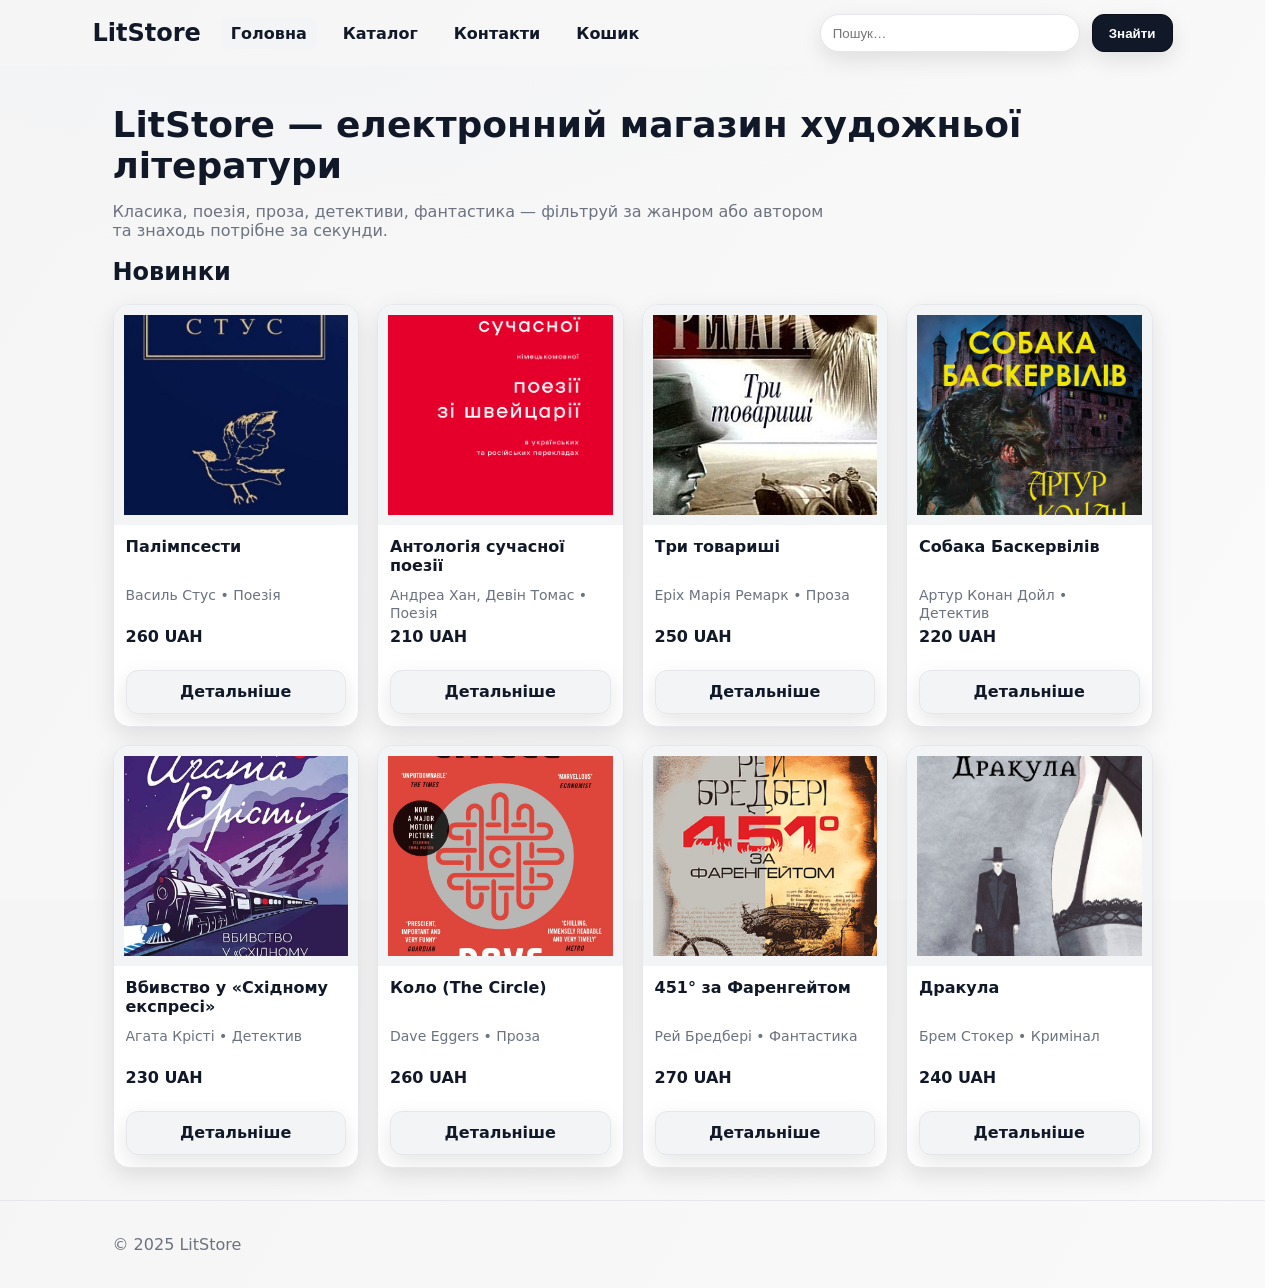
<file: index.html>
<!doctype html>
<html lang="uk">
<head>
  <meta charset="utf-8" />
  <meta name="viewport" content="width=device-width, initial-scale=1" />
  <title>LitStore — Художня література онлайн</title>
  <link rel="stylesheet" href="/assets/css/main.css" />
</head>
<body>
<header class="site-header container">
  <div class="logo"><span>Lit</span>Store</div>
  <nav class="nav">
    <a href="/index.html">Головна</a>
    <a href="/catalog.html">Каталог</a>
    <a href="/contacts.html">Контакти</a>
    <a href="/cart.html">Кошик <span id="cartBadge" class="pill-badge hidden">0</span></a>
  </nav>
  <div style="margin-left:auto;display:flex;gap:12px">
    <input id="searchInput" type="search" placeholder="Пошук…" />
    <button id="searchBtn">Знайти</button>
  </div>
</header>

<section class="hero">
  <div class="container">
    <h1>LitStore — електронний магазин художньої літератури</h1>
    <p class="muted" style="max-width:720px">
      Класика, поезія, проза, детективи, фантастика — фільтруй за жанром або автором та знаходь потрібне за секунди.
    </p>
    <h2 style="margin-top:18px">Новинки</h2>
  </div>
</section>

<main class="container">
  <div class="grid" id="homeGrid"></div>
</main>

<footer class="site-footer"><div class="container"><p>© 2025 LitStore</p></div></footer>
<script src="/assets/js/app.js"></script>
</body>
</html>
</file>
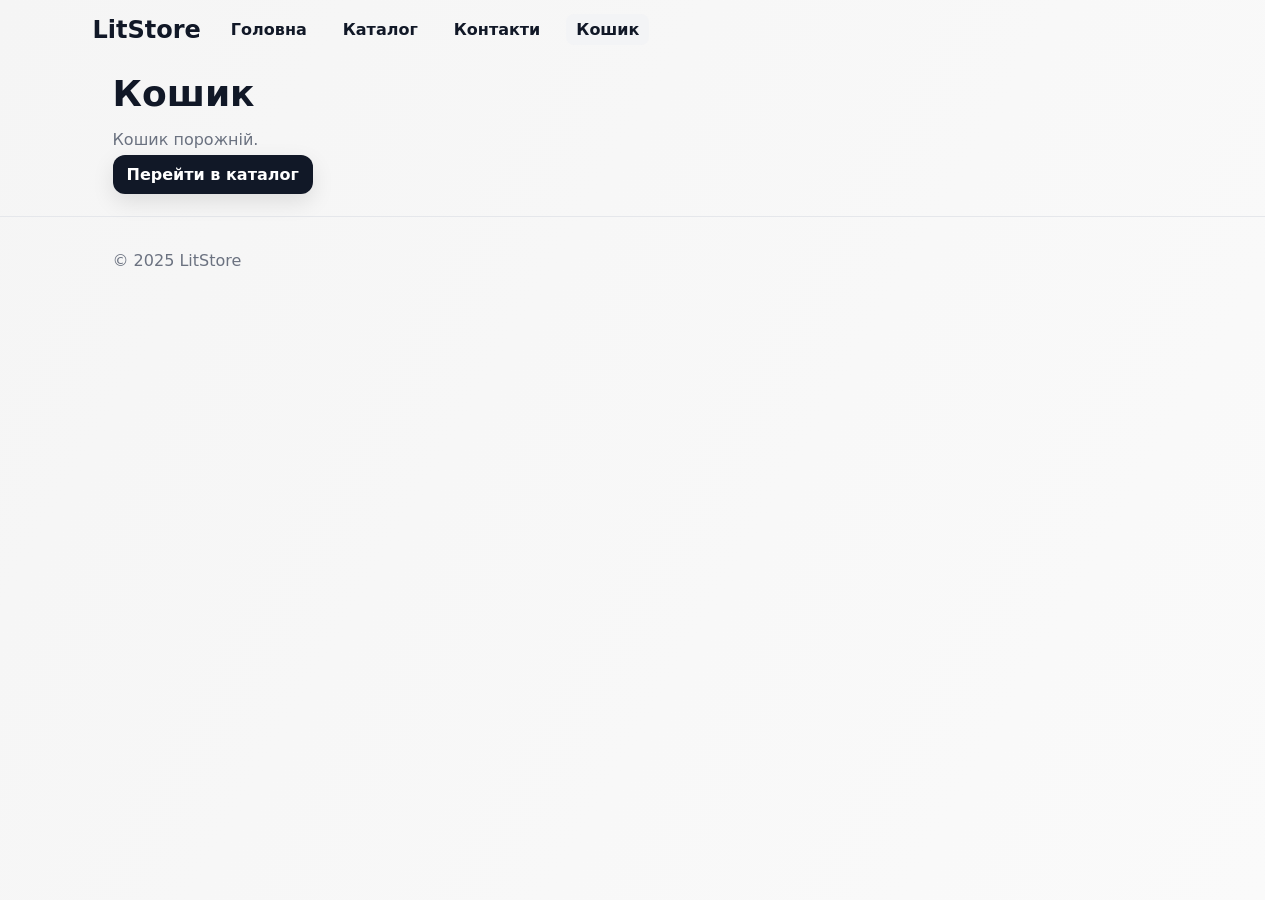
<file: cart.html>
<!doctype html>
<html lang="uk">
<head>
  <meta charset="utf-8" />
  <meta name="viewport" content="width=device-width, initial-scale=1" />
  <title>Кошик — LitStore</title>
  <link rel="stylesheet" href="/assets/css/main.css" />
</head>
<body>
<header class="site-header container">
  <div class="logo"><span>Lit</span>Store</div>
  <nav class="nav">
    <a href="/index.html">Головна</a>
    <a href="/catalog.html">Каталог</a>
    <a href="/contacts.html">Контакти</a>
    <a href="/cart.html">Кошик <span id="cartBadge" class="pill-badge hidden">0</span></a>
  </nav>
</header>

<main class="container">
  <h1>Кошик</h1>
  <div id="cartView"></div>
</main>

<footer class="site-footer"><div class="container"><p>© 2025 LitStore</p></div></footer>
<script src="/assets/js/app.js"></script>
</body>
</html>
</file>
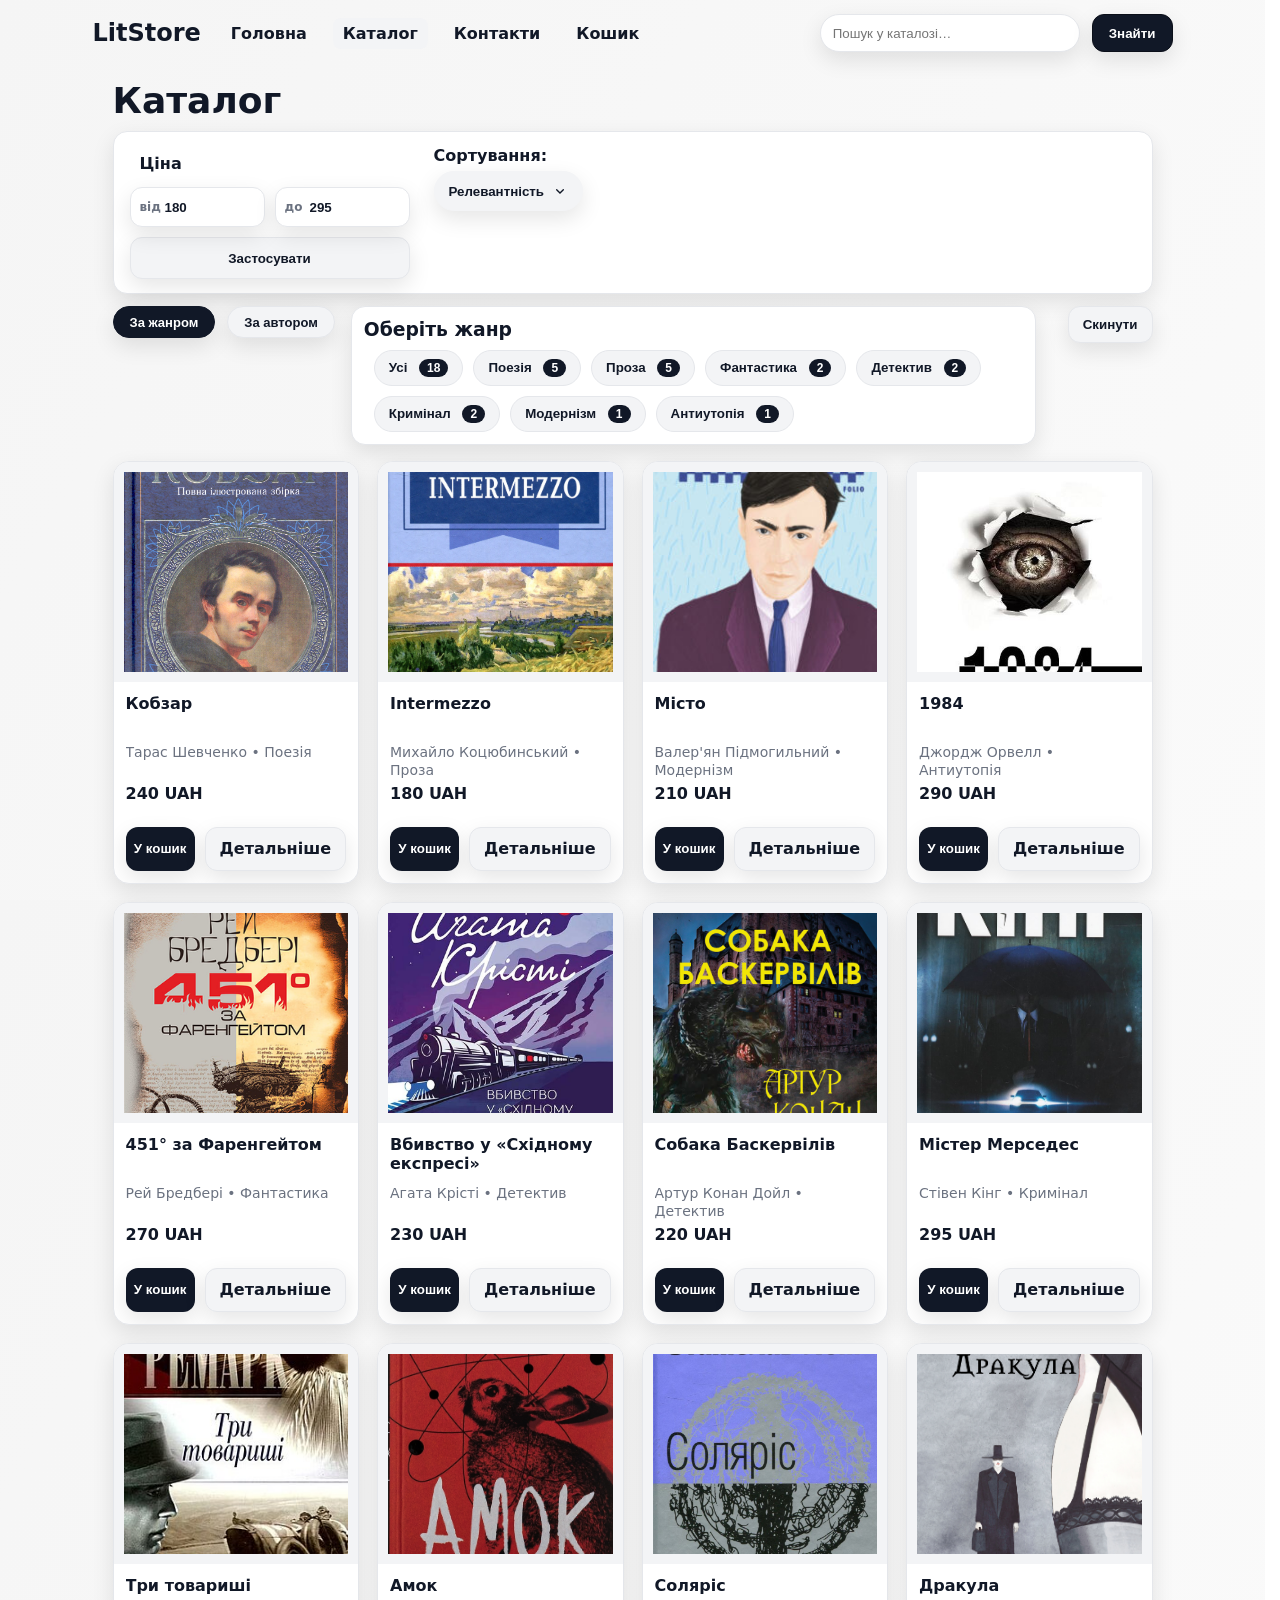
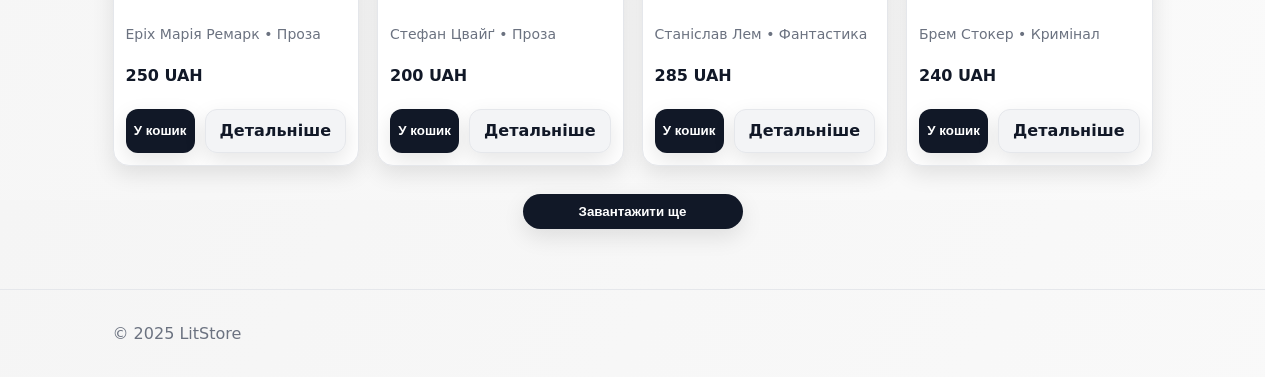
<file: catalog.html>
<!doctype html>
<html lang="uk">
<head>
  <meta charset="utf-8" />
  <meta name="viewport" content="width=device-width, initial-scale=1" />
  <title>Каталог — LitStore</title>
  <link rel="stylesheet" href="assets/css/main.css" />
</head>
<body>
<header class="site-header container">
  <div class="logo"><span>Lit</span>Store</div>
  <nav class="nav">
    <a href="index.html">Головна</a>
    <a href="catalog.html" class="active">Каталог</a>
    <a href="contacts.html">Контакти</a>
    <a href="cart.html">Кошик <span id="cartBadge" class="pill-badge hidden">0</span></a>
  </nav>
  <div style="margin-left:auto;display:flex;gap:12px">
    <input id="catalogSearch" type="search" placeholder="Пошук у каталозі…" />
    <button id="catalogSearchBtn">Знайти</button>
  </div>
</header>

<main class="container">
  <h1>Каталог</h1>

  <div class="catalog-controls" style="margin-bottom:12px">
    <div class="field price-box" id="priceBox">
      <div class="price-head" aria-hidden="true">
        <span>Ціна</span>
      </div>
      <div class="price-body" id="priceBody">
        <div class="price-inputs">
          <div class="pi">
            <span class="pi-label">від</span>
            <input id="priceMinInput" type="number" inputmode="numeric" min="0" step="1" aria-label="Мінімальна ціна">
          </div>
          <div class="pi">
            <span class="pi-label">до</span>
            <input id="priceMaxInput" type="number" inputmode="numeric" min="0" step="1" aria-label="Максимальна ціна">
          </div>
        </div>
        <button id="priceApply" class="btn secondary price-apply" type="button">Застосувати</button>
      </div>
    </div>

    <div class="field">
      <label>Сортування:</label>
      <div class="sort-dd" id="sortDd">
        <button class="sort-trigger" id="sortTrigger">
          <span id="sortLabel">Релевантність</span>
          <svg width="16" height="16" viewBox="0 0 24 24" aria-hidden="true"><path d="M7 10l5 5 5-5" fill="none" stroke="currentColor" stroke-width="2" stroke-linecap="round"/></svg>
        </button>
        <div class="sort-menu" id="sortMenu">
          <button data-sort="relevance">Релевантність</button>
          <button data-sort="newest">Новизна</button>
          <button data-sort="price-asc">Ціна ↑</button>
          <button data-sort="price-desc">Ціна ↓</button>
          <button data-sort="title-uk">Алфавітом</button>
        </div>
      </div>
    </div>
  </div>

  <div class="filters-row">
    <div class="pills">
      <button id="pillGenre" class="pill active">За жанром</button>
      <button id="pillAuthor" class="pill">За автором</button>
    </div>

    <div class="chooser-inline" id="chooser">
      <h3 id="chooserTitle">Оберіть жанр</h3>
      <div id="options" class="options"></div>
    </div>

    <div class="reset-wrap">
      <button id="clearFilters" class="btn secondary">Скинути</button>
    </div>
  </div>

  <div class="grid" id="catalogGrid"></div>

  <div class="load-more-wrap">
      <button id="loadMore" class="btn load-more hidden" type="button">Завантажити ще</button>
  </div>
</main>

<footer class="site-footer"><div class="container"><p>© 2025 LitStore</p></div></footer>
<script src="assets/js/app.js"></script>
</body>
</html>
</file>
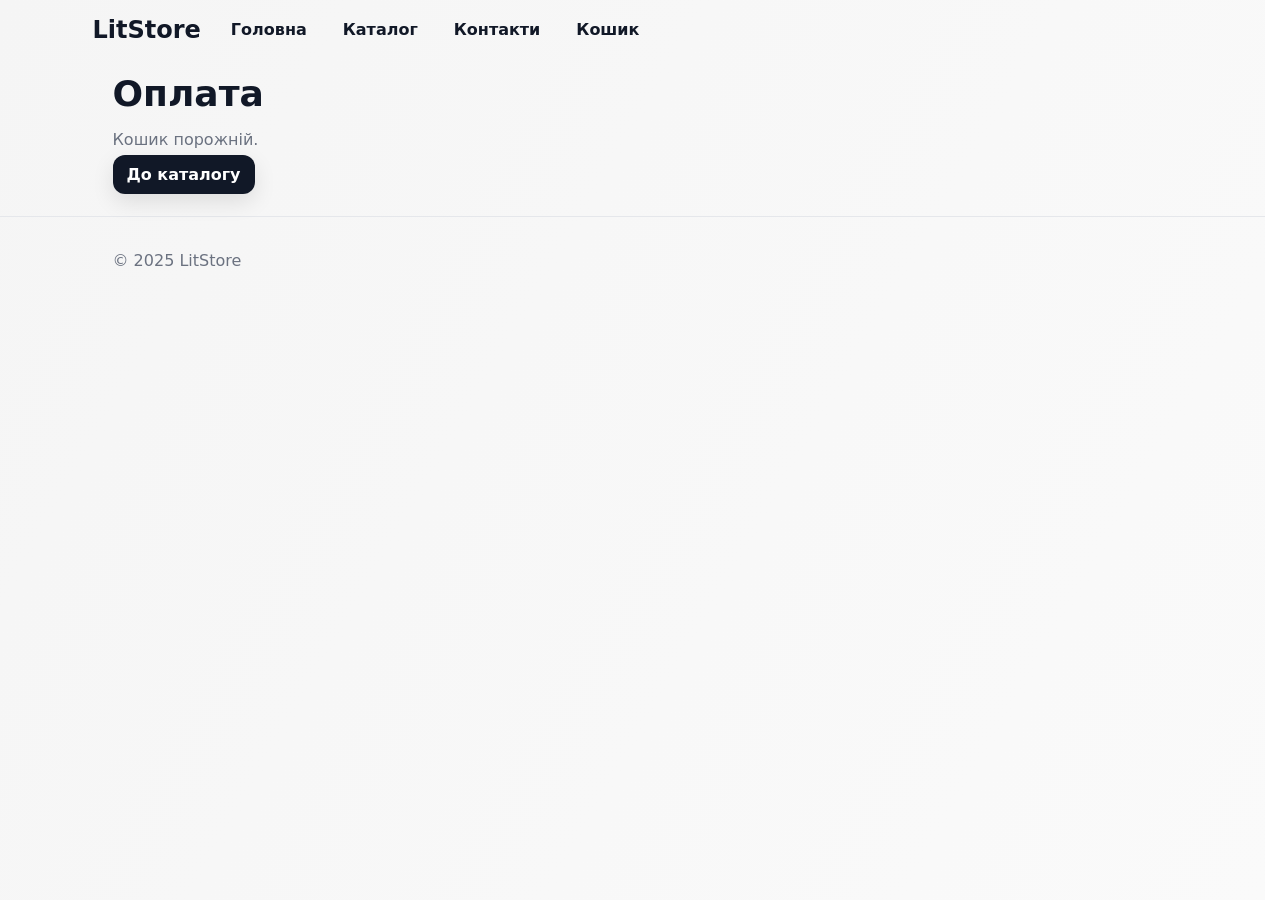
<file: checkout.html>
<!doctype html>
<html lang="uk">
<head>
  <meta charset="utf-8" />
  <meta name="viewport" content="width=device-width, initial-scale=1" />
  <title>Оплата — LitStore</title>
  <link rel="stylesheet" href="/assets/css/main.css" />
</head>
<body>
<header class="site-header container">
  <div class="logo"><span>Lit</span>Store</div>
  <nav class="nav">
    <a href="/index.html">Головна</a>
    <a href="/catalog.html">Каталог</a>
    <a href="/contacts.html">Контакти</a>
    <a href="/cart.html">Кошик <span id="cartBadge" class="pill-badge hidden">0</span></a>
  </nav>
</header>

<main class="container">
  <h1>Оплата</h1>

  <div id="checkoutView">
    <div class="grid" style="grid-template-columns:2fr 1fr; gap:20px; padding:12px 0">
      <div class="card"><div class="body">
        <div class="title">Дані покупця</div>

        <!-- важливо: form має клас .form, а кожне поле — .field -->
        <form id="checkoutForm" class="form">
          <div class="field"><label>ПІБ</label><input type="text" name="name" required></div>
          <div class="field"><label>Email</label><input type="email" name="email" required></div>
          <div class="field"><label>Телефон</label><input type="tel" name="phone" required></div>
          <div class="field"><label>Доставка</label>
            <select name="delivery" required>
              <option value="nova">Нова Пошта (відділення)</option>
              <option value="courier">Кур'єр по місту</option>
              <option value="pickup">Самовивіз</option>
            </select>
          </div>
          <div class="field"><label>Адреса / Відділення</label><input type="text" name="address" required></div>
          <div class="field"><label>Оплата</label>
            <div class="radios">
              <label><input type="radio" name="pay" value="card" checked> Банківська картка</label>
              <label><input type="radio" name="pay" value="cod"> Післяплата</label>
            </div>
          </div>
          <div style="display:flex; gap:10px; margin-top:8px">
            <a class="btn secondary" href="/cart.html">Назад</a>
            <button type="submit" class="btn">Оплатити</button>
          </div>
        </form>
      </div></div>

      <div class="card"><div class="body">
        <div class="title">Ваше замовлення</div>
        <div id="orderList" style="display:flex;flex-direction:column;gap:8px;margin-top:6px">
          <!-- Список позицій підставляє JS -->
        </div>
        <div id="orderTotal" style="margin-top:10px;font-weight:900">Сума: —</div>
      </div></div>
    </div>
  </div>
</main>

<footer class="site-footer"><div class="container"><p>© 2025 LitStore</p></div></footer>
<script src="/assets/js/app.js"></script>
</body>
</html>
</file>
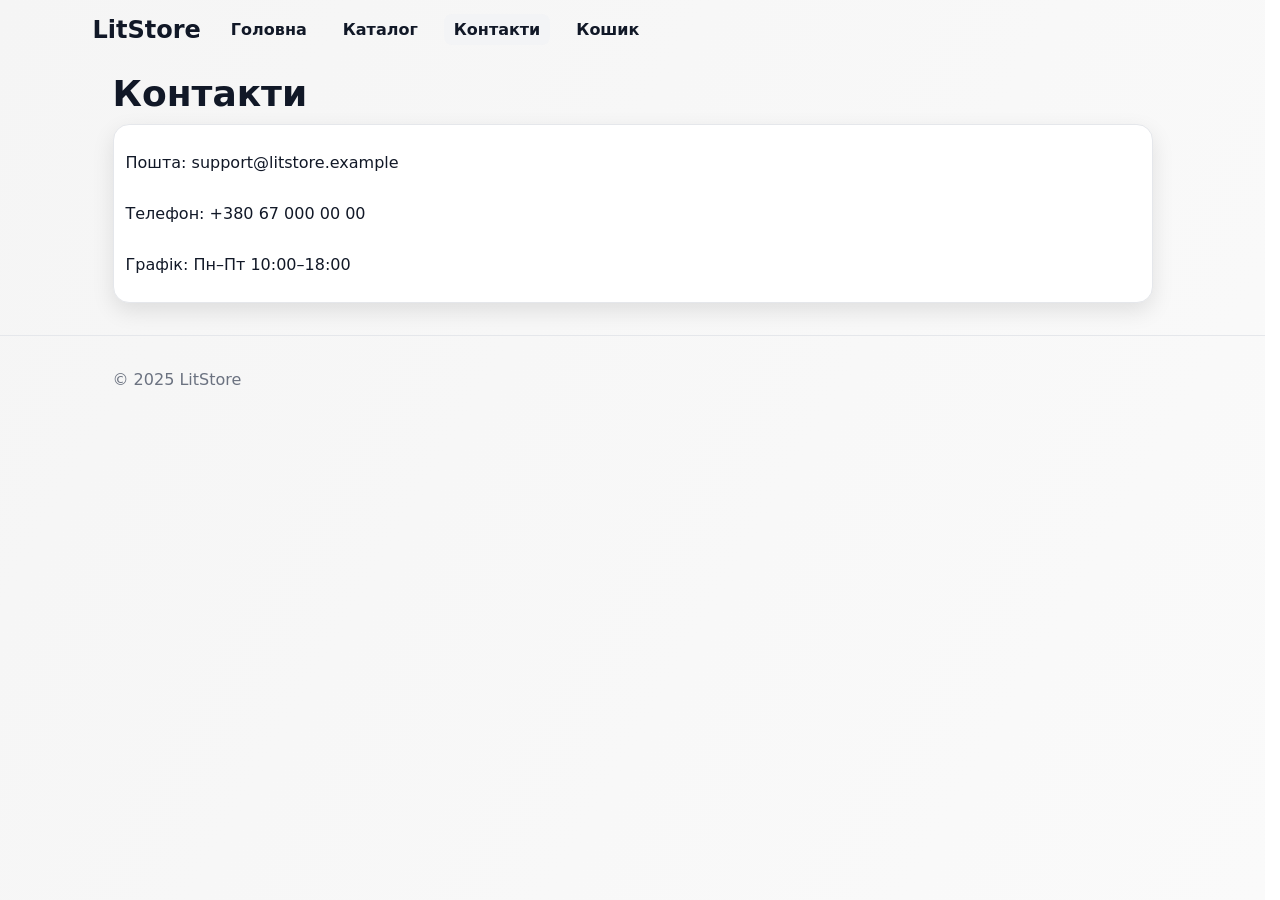
<file: contacts.html>
<!doctype html>
<html lang="uk">
<head>
  <meta charset="utf-8" />
  <meta name="viewport" content="width=device-width, initial-scale=1" />
  <title>Контакти — LitStore</title>
  <link rel="stylesheet" href="/assets/css/main.css" />
</head>
<body>
<header class="site-header container">
  <div class="logo"><span>Lit</span>Store</div>
  <nav class="nav">
    <a href="/index.html">Головна</a>
    <a href="/catalog.html">Каталог</a>
    <a href="/contacts.html">Контакти</a>
    <a href="/cart.html">Кошик <span id="cartBadge" class="pill-badge hidden">0</span></a>
  </nav>
</header>

<main class="container">
  <h1>Контакти</h1>
  <div class="card"><div class="body">
    <p>Пошта: <a href="mailto:support@litstore.example">support@litstore.example</a></p>
    <p>Телефон: +380 67 000 00 00</p>
    <p>Графік: Пн–Пт 10:00–18:00</p>
  </div></div>
</main>

<footer class="site-footer"><div class="container"><p>© 2025 LitStore</p></div></footer>
<script src="/assets/js/app.js"></script>
</body>
</html>
</file>
<file: assets/css/main.css>
:root{
  --bg:#f5f5f5;
  --card:#ffffff;
  --text:#111827;
  --muted:#6b7280;
  --brand:#111827;
  --brand-2:#0b0f19;
  --pill:#f3f4f6;
  --line:#e5e7eb;
  --shadow:0 8px 22px rgba(0,0,0,.10);
}

*{box-sizing:border-box}
html,body{height:100%}
body{
  margin:0;
  font-family:Inter,system-ui,-apple-system,Segoe UI,Roboto,Arial;
  background:linear-gradient(120deg,#f5f5f5,#fafafa);
  color:var(--text);
}
img{max-width:100%;display:block}
a{color:var(--brand);text-decoration:none}
.container{max-width:1080px;margin:0 auto;padding:0 20px}

/* ===== HEADER ===== */
.site-header{display:flex;align-items:center;gap:20px;padding:14px 0}
.logo{font-weight:900;font-size:24px;color:var(--text)}
.logo span{color:var(--brand)}
.nav{display:flex;gap:16px}
.nav a{padding:6px 10px;border-radius:8px;color:var(--text);font-weight:800}
.nav a.active{background:#f3f4f6;color:var(--brand)}

/* Пошук у хедері */
.site-header input[type="search"]{
  height:38px !important; width:260px !important;
  padding:0 12px !important; border:1px solid var(--line) !important;
  border-radius:999px !important; background:#fff !important;
  box-shadow:var(--shadow) !important; outline:none !important;
}
.site-header button,
.site-header .btn,
.site-header input[type="button"],
.site-header input[type="submit"]{
  height:38px !important; padding:0 16px !important;
  border-radius:12px !important;
  background:var(--brand) !important; color:#fff !important;
  border:1px solid var(--brand-2) !important;
  box-shadow:var(--shadow) !important; font-weight:800 !important;
  cursor:pointer !important;
}
.site-header button:hover,
.site-header .btn:hover,
.site-header input[type="button"]:hover,
.site-header input[type="submit"]:hover{ background:var(--brand-2) !important; }

/* ===== HERO ===== */
.hero{padding:24px 0 8px;background:radial-gradient(1200px 300px at 20% 0%,#f3f4f6 0,#fff0 60%)}
h1,h2,h3{margin:14px 0 10px}
h1{font-size:36px}
.muted{color:var(--muted)}

/* ===== GRID / CARDS ===== */
.grid{display:grid;grid-template-columns:repeat(12,1fr);gap:18px}
.grid>.card{grid-column:span 3;min-width:0}
@media (max-width:1024px){ .grid>.card{grid-column:span 4} }
@media (max-width:720px){ .grid>.card{grid-column:span 6} }

.card{
  background:var(--card);
  border:1px solid var(--line);
  border-radius:16px;
  box-shadow:var(--shadow);
  overflow:hidden;
}

/* thumb base (переб’ється нижче у FIX-блоці) */
.thumb{height:180px;background:#f3f4f6;display:flex;align-items:center;justify-content:center}
.thumb img{width:100%;height:100%;object-fit:cover}

.card .body{padding:12px}
.card .title{font-weight:900}
.card .meta{color:var(--muted);font-size:14px;margin-top:2px}
.card .price{margin-top:8px;font-weight:900}

.btn{
  background:var(--brand);color:#fff;border:0;border-radius:12px;
  padding:10px 14px;font-weight:800;cursor:pointer;box-shadow:var(--shadow)
}
.btn:hover{background:var(--brand-2)}
.btn.secondary{background:var(--pill);color:var(--text);border:1px solid var(--line)}
.btn.secondary:hover{background:#e5e7eb}
.pill-badge{background:#ff5b5b;color:#fff;border-radius:999px;padding:2px 8px;margin-left:6px;font-size:12px}
.hidden{display:none}

/* ===== CATALOG CONTROLS ===== */
.catalog-controls{
  display:flex;gap:24px;align-items:flex-start;
  background:#fff;border:1px solid var(--line);border-radius:14px;
  padding:14px 16px;box-shadow:var(--shadow)
}
.field label{display:block;font-weight:900;margin-bottom:6px}

/* ===== PRICE BOX (inputs instead of range slider) ===== */
.price-box{ min-width: 280px; }
.price-head{
  width:100%;
  display:flex;
  align-items:center;
  justify-content:space-between;
  gap:10px;
  padding:8px 10px;
  border:0;
  background:transparent;
  font-weight:900;
  cursor:pointer;
}
.price-head svg{ transition: transform .15s ease; }
.price-box.collapsed .price-head svg{ transform: rotate(180deg); }

.price-body{
  display:block;
  margin-top:6px;
}
.price-box.collapsed .price-body{ display:none; }

.price-inputs{ display:flex; gap:10px; }
.pi{ flex:1; position:relative; }
.pi-label{
  position:absolute;
  left:10px;
  top:50%;
  transform:translateY(-50%);
  color:var(--muted);
  font-weight:800;
  font-size:12px;
  pointer-events:none;
}
.price-box input[type="number"]{
  width:100%;
  height:40px;
  padding:8px 12px 8px 34px; /* місце під 'від/до' */
  border:1px solid var(--line);
  border-radius:12px;
  background:#fff;
  box-shadow:var(--shadow);
  outline:none;
  font-weight:800;
  color:var(--text);
}
.price-apply{
  margin-top:10px;
  width:100%;
  height:42px;
  display:flex;
  align-items:center;
  justify-content:center;
}

/* sort dropdown */
.sort-dd{ position:relative; }
.sort-trigger{
  display:inline-flex; align-items:center; gap:8px;
  height:40px; padding:0 14px; border-radius:999px;
  background:#f3f4f6; color:#111827; border:1px solid #f3f4f6; font-weight:800;
  box-shadow:var(--shadow); cursor:pointer;
}
.sort-dd.open .sort-trigger,
.sort-trigger:hover{ background:#f3f4f6; border-color:#e5e7eb; }
.sort-menu{
  position:absolute; top:110%; left:0; min-width:220px; background:#fff; border:1px solid #f3f4f6;
  border-radius:12px; box-shadow:0 10px 24px rgba(20,40,80,.12); padding:6px; display:none; z-index:40;
}
.sort-dd.open .sort-menu{ display:block; }
.sort-menu button{
  display:block; width:100%; text-align:left; padding:10px 12px; border-radius:8px; border:0; background:transparent;
  font-weight:700; color:#111827; cursor:pointer;
}
.sort-menu button:hover{ background:#f3f4f6; }

/* ===== FILTERS ROW ===== */
.filters-row{
  display:flex;
  gap:16px;               /* пробіл між pills / chooser / reset */
  align-items:flex-start; /* щоб не “плавало” */
  flex-wrap:wrap;
  margin-bottom:16px;     /* ВАЖЛИВО: відступ до сітки карток (щоб блоки не “зливались”) */
}
.filters-row > *{ min-width:0; } /* важливо для flex */

.filters-row .pills{
  display:flex;
  gap:12px;               /* пробіл між "За жанром" і "За автором" */
}

/* Овальні кнопки-пігулки */
.filters-row .pills .pill{
  background:#f3f4f6;
  color:#111827;
  font-weight:800;
  border:1px solid #e5e7eb;
  border-radius:9999px;
  box-shadow:var(--shadow);
  display:inline-flex;
  align-items:center;
  justify-content:center;
  padding:8px 16px;
  line-height:1;
  font-size:13px;
  cursor:pointer;
  width:auto;
  height:auto;
  min-height:32px;
}
.filters-row .pills .pill.active{
  background:var(--brand);
  color:#fff;
  border-color:var(--brand);
}
.filters-row .pills .pill:hover{ filter:brightness(0.98); }

/* Reset справа */
.filters-row .reset-wrap{
  margin-left:auto;
  padding-left:16px;
  max-width: 100%;
}
.filters-row .reset-wrap .btn{ white-space:nowrap; }

/* на вузьких екранах "Скинути" переноситься вниз */
@media (max-width: 900px){
  .filters-row .reset-wrap{
    width:100%;
    margin-left:0;
    padding-left:0;
    display:flex;
    justify-content:flex-start;
  }
}

/* ===== CHOOSER ===== */
.chooser-inline{
  flex:1;
  background:#fff;border:1px solid var(--line);border-radius:14px;
  box-shadow:var(--shadow);padding:12px;

  --rows:2;
  --chip-h:36px;
  --row-gap:10px;
  --options-h: calc(var(--rows) * var(--chip-h) + (var(--rows) - 1) * var(--row-gap));
}
.chooser-inline h3{margin:0 0 10px}
.chooser-inline .options{
  display:flex;flex-wrap:wrap;gap:var(--row-gap);
  max-height:var(--options-h);
  min-height:var(--options-h);
  overflow-y:auto;padding-right:8px;

  scrollbar-gutter: stable both-edges;
  scrollbar-width: thin;
  scrollbar-color: #d1d5db transparent;
}
.chooser-inline .options::-webkit-scrollbar{ width:10px; }
.chooser-inline .options::-webkit-scrollbar-track{ background:transparent; }
.chooser-inline .options::-webkit-scrollbar-thumb{
  background:#d1d5db;
  border-radius:999px;
  border:2px solid transparent;
  background-clip:content-box;
}
.chooser-inline .options::-webkit-scrollbar-thumb:hover{ background:#cbd5e1; }

.option{
  background:#f3f4f6;border:1px solid #e5e7eb;border-radius:999px;
  padding:9px 14px;font-weight:800;color:#111827;cursor:pointer;
  line-height:1;
}
.option .badge{background:var(--brand);color:#fff;border-radius:999px;padding:2px 8px;margin-left:8px;font-size:12px}
.option.selected, .option:hover{background:#f3f4f6;border-color:#e5e7eb}

/* ===== PRICE RANGE ===== */
.catalog-controls .price-range .range-wrap{ position:relative; height:36px; display:flex; align-items:center; width:360px; max-width:100%; }
.catalog-controls .price-range .range-base{ position:absolute; top:50%; transform:translateY(-50%); left:0; right:0; height:4px; border-radius:999px; background:#f3f4f6; z-index:0 !important; pointer-events:none; }
.catalog-controls .price-range .range-progress{ position:absolute; top:50%; transform:translateY(-50%); left:0; right:0; height:4px; border-radius:999px; background:var(--brand); z-index:1 !important; pointer-events:none; }
.catalog-controls .price-range input[type="range"]{ position:absolute; top:50%; left:0; right:0; transform:translateY(-50%); width:100%; height:4px; background:transparent !important; -webkit-appearance:none; appearance:none; z-index:3 !important; pointer-events:none; }
.catalog-controls .price-range input[type="range"].on-top{ z-index:4 !important; }
.catalog-controls .price-range input[type="range"]::-webkit-slider-runnable-track{ height:4px; background:transparent !important; }
.catalog-controls .price-range input[type="range"]::-moz-range-track{ height:4px; background:transparent !important; }
.catalog-controls .price-range input[type="range"]::-webkit-slider-thumb{ -webkit-appearance:none; appearance:none; width:18px; height:18px; border-radius:50%; background:var(--brand); border:2px solid #fff; box-shadow:var(--shadow); margin-top:-7px; pointer-events:auto; cursor:pointer; }
.catalog-controls .price-range input[type="range"]::-moz-range-thumb{ width:18px; height:18px; border-radius:50%; background:var(--brand); border:2px solid #fff; box-shadow:var(--shadow); pointer-events:auto; cursor:pointer; }
.range-values{display:flex;align-items:center;gap:6px;margin-top:6px;font-weight:900}

/* ===== PRODUCT ===== */
.product{display:grid;grid-template-columns:1fr 1.2fr;gap:24px}
.product .preview{
  background:#f3f4f6;border:1px solid var(--line);border-radius:16px;
  box-shadow:var(--shadow);display:flex;align-items:center;justify-content:center
}
.product .preview img{max-width:100%;height:auto;border-radius:12px}

/* ===== DESCRIPTIONS ===== */
.desc-snippet{
  margin-top:6px;
  color:var(--muted);
  font-size:13px;
  line-height:1.45;
  display:-webkit-box;
  -webkit-line-clamp:3;
  -webkit-box-orient:vertical;
  overflow:hidden;
}
.book-desc{
  color:var(--text);
  line-height:1.6;
  white-space:normal;
}
.book-desc br{display:block;content:"";margin-top:6px;}

/* ===== CART TABLE ===== */
.cart-table th,.cart-table td{font-size:14px}
.cart-table input.qty{border:1px solid var(--line);border-radius:8px;padding:6px 8px}
.cart-table button.qty-dec,.cart-table button.qty-inc,
.cart-table button.remove{
  background:#f3f4f6;border:1px solid #f3f4f6;border-radius:8px;
  padding:4px 8px;cursor:pointer;font-weight:900;color:#111827
}
.cart-table button.remove{padding:4px 10px}

/* ===== ФОРМИ ===== */
.form .field{ margin-bottom:12px; }
.form .field label{ font-weight:900; display:block; margin-bottom:6px; }

.form .field input[type="text"],
.form .field input[type="email"],
.form .field input[type="tel"],
.form .field input[type="number"],
.form .field select,
.form .field textarea,
#checkoutView input[type="text"],
#checkoutView input[type="email"],
#checkoutView input[type="tel"],
#checkoutView input[type="number"],
#checkoutView select,
#checkoutView textarea{
  width:100% !important;
  height:40px !important;
  padding:8px 12px !important;
  border:1px solid var(--line) !important;
  border-radius:12px !important;
  background:#fff !important;
  box-shadow:var(--shadow) !important;
  outline:none !important;
  transition:border-color .15s ease, box-shadow .15s ease !important;
  color:var(--text) !important;
}
.form .field textarea,
#checkoutView textarea{ height:auto !important; min-height:100px !important; resize:vertical !important; }

.form .field input:focus,
.form .field select:focus,
.form .field textarea:focus,
#checkoutView input:focus,
#checkoutView select:focus,
#checkoutView textarea:focus{
  border-color:#e5e7eb !important;
  box-shadow:0 0 0 3px rgba(47,93,184,.12), var(--shadow) !important;
}

/* ===== FOOTER ===== */
.site-footer{margin-top:32px;padding:18px 0;border-top:1px solid var(--line);color:var(--muted)}

/* ===== LOAD MORE ===== */
.load-more-wrap{
  width:100%;
  display:flex;
  justify-content:center;
  padding:20px 0 28px;
  clear:both;
}
#catalogGrid{ margin-top: 8px; margin-bottom: 8px; }
.btn.load-more{
  min-width: 220px;
  border-radius: 999px;
}

/* Стабілізація вертикального скролу сторінки */
html{ scrollbar-gutter: stable; }
@supports not (scrollbar-gutter: stable){
  html{ overflow-y: scroll; }
}

/* ===== FINAL FIX: обкладинки як книжки + рівні картки ===== */
.card{
  display:flex;
  flex-direction:column;
}
.card .body{
  flex:1;
  display:flex;
  flex-direction:column;
  padding:12px;
}
.thumb{
  height:240px;
  background:#f3f4f6;
  display:flex;
  align-items:center;
  justify-content:center;
  overflow:hidden;
}
.thumb img{
  width:100%;
  height:100%;
  object-fit:contain;     /* НЕ ріже обкладинку */
  object-position:center;
  padding:10px;
  display:block;
}
.card .price{
  margin-top:auto;
  font-weight:900;
}

/* Кнопки в картці: рівні, одна висота */
.card .actions{
  margin-top:10px;
  display:flex;
  gap:10px;
}
.card .actions .btn{
  flex:1;
  height:42px;
  padding:0 14px;
  display:flex;
  align-items:center;
  justify-content:center;
}

@media (max-width:720px){
  .thumb{ height:220px; }
  .thumb img{ padding:8px; }
}
/* ===== FIX: рівні картки в каталозі (стабільна висота) ===== */

/* картка як колонка */
.grid .card{
  display:flex;
  flex-direction:column;
  height:100%;
}

/* обкладинка — стабільна зона */
.grid .card .thumb{
  height:220px;
  overflow:hidden;
  flex:0 0 auto;
}
.grid .card .thumb img{
  width:100%;
  height:100%;
  object-fit:cover;   /* не розтягує дивно */
}

/* body розтягується, але має передбачувану геометрію */
.grid .card .body{
  flex:1 1 auto;
  display:flex;
  flex-direction:column;
  gap:4px;
  padding:12px;
}

/* заголовок максимум у 2 рядки */
.grid .card .title{
  display:-webkit-box;
  -webkit-line-clamp:2;
  -webkit-box-orient:vertical;
  overflow:hidden;
  min-height:44px; /* стабільно під 2 рядки */
}

/* meta максимум у 2 рядки */
.grid .card .meta{
  display:-webkit-box;
  -webkit-line-clamp:2;
  -webkit-box-orient:vertical;
  overflow:hidden;
  min-height:36px;
}

/* ціна завжди внизу body, навіть якщо meta/title різні */
.grid .card .price{
  margin-top:auto;
  font-weight:900;
}

/* кнопки завжди однакові і внизу */
.grid .card .actions{
  padding:12px;
  display:flex;
  gap:10px;
  align-items:stretch;
  justify-content:space-between;
}

/* обидві кнопки однакової висоти/ширини, без переносу */
.grid .card .actions .btn,
.grid .card .actions a.btn{
  flex:1;
  text-align:center;
  white-space:nowrap;
  padding:12px 14px;
}

/* щоб "У кошик" не переносився на 2 рядки */
.grid .card .actions .add-to-cart{
  min-width:0;
}

/* на мобілці — трохи нижча обкладинка */
@media (max-width:720px){
  .grid .card .thumb{ height:200px; }
  .grid .card .title{ min-height:40px; }
  .grid .card .meta{ min-height:32px; }
}
/* ===== FIX: кнопки завжди внизу картки + однаковий розмір ===== */

.grid .card{
  display:flex;
  flex-direction:column;
  height:100%;
}

.grid .card .body{
  flex:1;                 /* розтягується і “штовхає” actions вниз */
}

/* блок кнопок */
.grid .card .actions{
  margin-top:auto;        /* прибиває до низу */
  padding:12px;
  display:flex;
  gap:10px;
}

/* однакова висота + центрування тексту */
.grid .card .actions .btn,
.grid .card .actions a.btn{
  flex:1;
  height:44px;            /* однаково у всіх */
  display:inline-flex;    /* центруємо */
  align-items:center;
  justify-content:center;
  text-align:center;
  white-space:nowrap;     /* "У кошик" не ламається */
  padding:0 14px;         /* щоб висоту не ламало paddingом */
  line-height:1;
}

/* ===== FIX v2: card-link як flex, однакова висота контенту, кнопки завжди знизу ===== */
.card .card-link{
  display:flex;
  flex-direction:column;
  flex:1;
  min-height:0;
}
.card .card-link .body{
  display:flex;
  flex-direction:column;
  flex:1;
  min-height:0;
}
/* фіксована (візуально) висота заголовку/мети, щоб дно картки було рівне */
.card .title{
  display:-webkit-box;
  -webkit-box-orient:vertical;
  -webkit-line-clamp:2;
  overflow:hidden;
  min-height:44px; /* ~2 рядки */
}
.card .meta{
  display:-webkit-box;
  -webkit-box-orient:vertical;
  -webkit-line-clamp:2;
  overflow:hidden;
  min-height:34px; /* ~2 рядки */
}

/* ===== FIX v2: card-link як flex, однакова висота контенту, кнопки завжди знизу ===== */
.card .card-link{
  display:flex;
  flex-direction:column;
  flex:1;
  min-height:0;
}
.card .card-link .body{
  display:flex;
  flex-direction:column;
  flex:1;
  min-height:0;
}

/* Заголовок/мета: обрізання до 2 рядків + мін-висота для вирівнювання */
.card .title{
  display:-webkit-box;
  -webkit-box-orient:vertical;
  -webkit-line-clamp:2;
  overflow:hidden;
  line-height:1.2;
  min-height:2.4em; /* ~2 рядки */
}
.card .meta{
  display:-webkit-box;
  -webkit-box-orient:vertical;
  -webkit-line-clamp:2;
  overflow:hidden;
  line-height:1.25;
  min-height:2.5em; /* ~2 рядки */
}

/* Ціна завжди піджимається вниз у body */
.card .price{ margin-top:auto; }

/* Кнопки внизу: однакова висота і центрований текст */
.card .actions{
  margin-top:auto;
}
.card .actions .btn,
.card .actions a.btn,
.card .actions button.btn{
  height:44px;
  display:inline-flex;
  align-items:center;
  justify-content:center;
  padding:0 14px;
  line-height:1;
  white-space:nowrap;
}

/* ===== FIX v2: card-link як flex, однакова висота контенту, кнопки завжди знизу ===== */
.card .card-link{
  display:flex;
  flex-direction:column;
  flex:1;
  min-height:0;
}
.card .card-link .body{
  display:flex;
  flex-direction:column;
  flex:1;
  min-height:0;
}

/* Заголовок/мета: до 2 рядків + мін-висота для вирівнювання */
.card .title{
  display:-webkit-box;
  -webkit-box-orient:vertical;
  -webkit-line-clamp:2;
  overflow:hidden;
  min-height:44px; /* ~2 рядки */
}
.card .meta{
  display:-webkit-box;
  -webkit-box-orient:vertical;
  -webkit-line-clamp:2;
  overflow:hidden;
  min-height:34px; /* ~2 рядки */
}

/* Ціна завжди притискається вниз контентного блоку */
.card .price{ margin-top:auto; }

/* ===== FIX v2: card-link як flex, однакова висота контенту, кнопки завжди знизу ===== */
.card .card-link{
  display:flex;
  flex-direction:column;
  flex:1;
  min-height:0;
}
.card .card-link .body{
  display:flex;
  flex-direction:column;
  flex:1;
  min-height:0;
}

/* Заголовок/мета: до 2 рядків + мін-висота для вирівнювання */
.card .title{
  display:-webkit-box;
  -webkit-box-orient:vertical;
  -webkit-line-clamp:2;
  overflow:hidden;
  min-height:44px;
}
.card .meta{
  display:-webkit-box;
  -webkit-box-orient:vertical;
  -webkit-line-clamp:2;
  overflow:hidden;
  min-height:34px;
}

/* Ціна завжди "приклеєна" донизу блоку body */
.card .price{ margin-top:auto; }

/* Кнопки: однакова висота і центрований текст */
.card .actions .btn,
.card .actions button,
.card .actions a.btn{
  height:44px;
  padding:0 14px;
  display:inline-flex;
  align-items:center;
  justify-content:center;
  text-align:center;
  white-space:nowrap;
}
</file>
